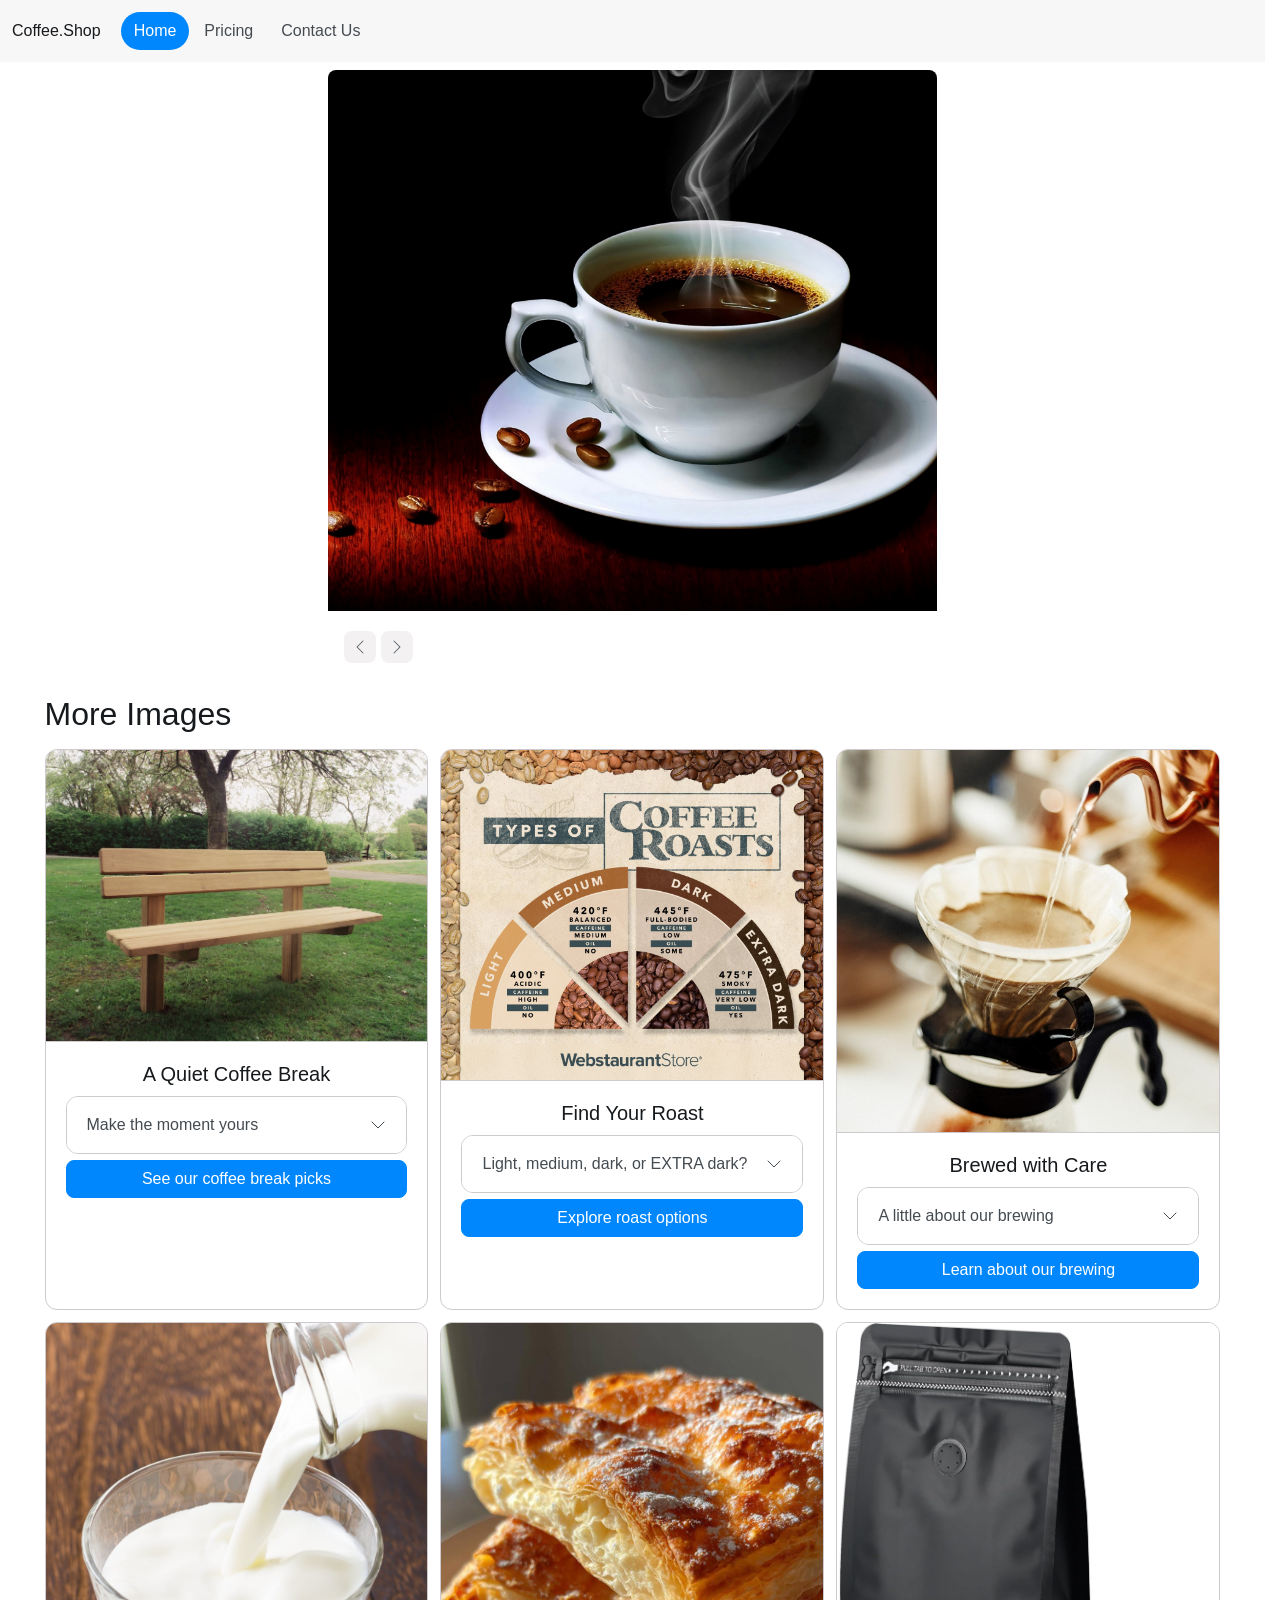
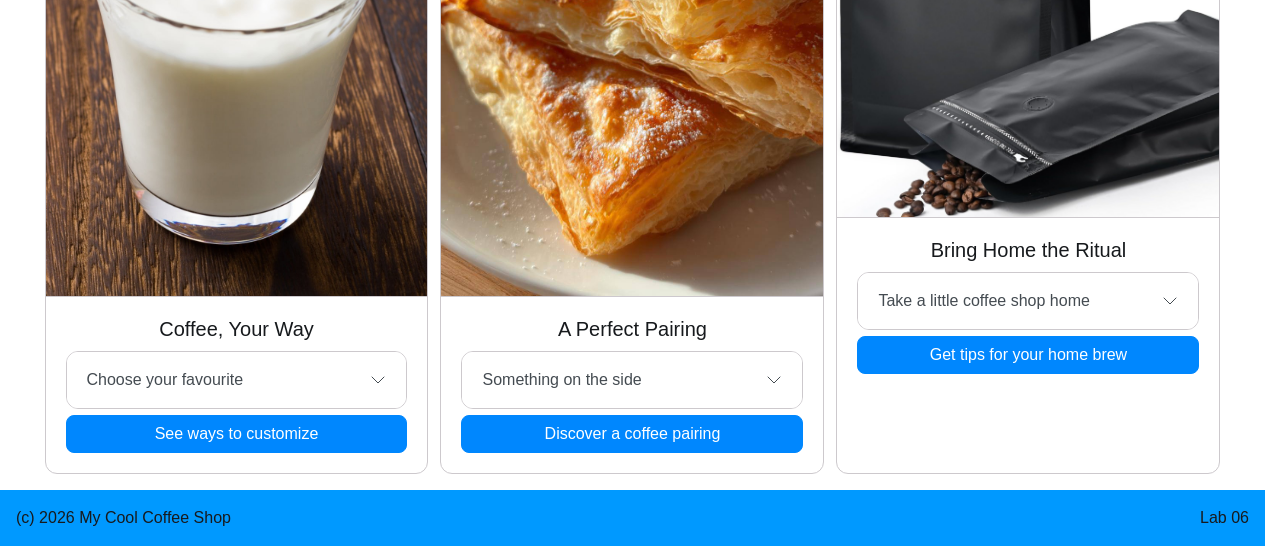
<file: index.html>
<!doctype html>
<html lang="en">
  <head>
    <meta charset="UTF-8" />
    <meta name="viewport" content="width=device-width, initial-scale=1.0" />
    <title>My Cool Coffee Shop!</title>
    <link rel="stylesheet" href="css/bootstrap.min.css" />
    <link rel="stylesheet" href="css/style.css" />
    <script type="module" src="js/bootstrap.bundle.min.js"></script>
  </head>
  <body>
    <nav class="navbar lg:navbar-expand bg-1 fg-2">
      <div class="container-fluid">
        <a class="navbar-brand" href="#">Coffee.Shop</a>
        <button
          class="btn-icon navbar-toggler"
          type="button"
          data-bs-toggle="drawer"
          data-bs-target="#navbarNavMenu"
          aria-controls="navbarNavMenu"
          aria-expanded="false"
          aria-label="Toggle navigation"
        >
          <span class="navbar-toggler-icon" aria-hidden="true"></span>
        </button>
        <dialog class="drawer drawer-end" tabindex="-1" id="navbarNavMenu" aria-labelledby="navbarNavMenuLabel">
          <div class="drawer-header">
            <h5 class="drawer-title" id="navbarNavMenuLabel">Menu</h5>
            <button type="button" class="btn-close" data-bs-dismiss="drawer" aria-label="Close"></button>
          </div>
          <div class="drawer-body">
            <ul class="nav nav-pills">
              <li class="nav-item">
                <a class="nav-link active" aria-current="page" href="index.html">Home</a>
              </li>
              <li class="nav-item">
                <a class="nav-link" href="pricing.html">Pricing</a>
              </li>
              <li class="nav-item">
                <a class="nav-link" href="contact.html">Contact Us</a>
              </li>
            </ul>
          </div>
        </dialog>
      </div>
    </nav>

    <div class="container mt-3 w-50">
      <div id="heroCarousel" class="carousel carousel-overlay slide">
        <div class="carousel-inner rounded-5">
          <div class="carousel-item active">
            <img
              src="images/coffee-slide1.jpg"
              class="d-block w-100"
              alt="White tea cup filled with dark coffee on a dimmly lit wooden desk"
            />
          </div>
          <div class="carousel-item">
            <img
              src="images/coffee-slide2.png"
              class="d-block w-100"
              alt="Small white tea cup filled with dark coffee surrounded by coffee beans near the base."
            />
          </div>
          <div class="carousel-item">
            <img src="images/coffee-slide3.jpg" class="d-block w-100" alt="close up of coffee beans" />
          </div>
        </div>
        <div class="carousel-overlay-controls">
          <div>
            <button
              class="btn-icon btn-sm btn-subtle theme-secondary"
              type="button"
              data-bs-target="#heroCarousel"
              data-bs-slide="prev"
            >
              <span class="carousel-icon-prev" aria-hidden="true"></span>
              <span class="visually-hidden">Previous</span>
            </button>
            <button
              class="btn-icon btn-sm btn-subtle theme-secondary"
              type="button"
              data-bs-target="#heroCarousel"
              data-bs-slide="next"
            >
              <span class="carousel-icon-next" aria-hidden="true"></span>
              <span class="visually-hidden">Next</span>
            </button>
          </div>
          <div class="carousel-indicators">
            <button
              type="button"
              data-bs-target="#heroCarousel"
              data-bs-slide-to="0"
              class="active"
              aria-current="true"
              aria-label="Slide 1"
            ></button>
            <button type="button" data-bs-target="#heroCarousel" data-bs-slide-to="1" aria-label="Slide 2"></button>
            <button type="button" data-bs-target="#heroCarousel" data-bs-slide-to="2" aria-label="Slide 3"></button>
          </div>
        </div>
      </div>
    </div>

    <div class="container mt-5">
      <h2 class="my-5">More Images</h2>
      <div class="row row-cols-1 md:row-cols-2 lg:row-cols-3 g-4">
        <div class="col">
          <div class="card h-100">
            <img src="images/card-img1.jpg" class="card-img-top w-100" alt="A wooden bench in a park with a tree behind it." />
            <div class="card-body d-flex flex-column align-items-center">
              <h4 class="card-title">A Quiet Coffee Break</h4>
              <div class="accordion w-100 accordion-gap">
                <details class="accordion-item" name="coffee-card-accordion">
                  <summary class="accordion-header">
                    Make the moment yours
                    <svg
                      class="accordion-icon"
                      xmlns="http://www.w3.org/2000/svg"
                      viewBox="0 0 16 16"
                      fill="none"
                      stroke="currentColor"
                      stroke-linecap="round"
                      stroke-linejoin="round"
                    >
                      <path d="m2 5 6 6 6-6" />
                    </svg>
                  </summary>
                  <div class="accordion-body">
                    Settle in with a freshly brewed cup, a comfortable seat, and a few minutes to slow down.
                  </div>
                </details>
                <button
                  type="button"
                  class="btn-solid theme-primary w-100"
                  data-bs-toggle="dialog"
                  data-bs-target="#coffeeBreakDialog"
                >
                  See our coffee break picks
                </button>
                <dialog class="dialog dialog-slide-down" id="coffeeBreakDialog" aria-labelledby="coffeeBreakDialogTitle">
                  <div class="dialog-header">
                    <h1 class="dialog-title" id="coffeeBreakDialogTitle">A better break starts here</h1>
                    <button type="button" class="btn-close" data-bs-dismiss="dialog" aria-label="Close"></button>
                  </div>
                  <div class="dialog-body">
                    <p>Pair your cup with a pastry and take a little time for yourself. We’ll have the coffee ready.</p>
                  </div>
                  <div class="dialog-footer">
                    <button type="button" class="btn-solid theme-secondary" data-bs-dismiss="dialog">Sounds good</button>
                  </div>
                </dialog>
              </div>
            </div>
          </div>
        </div>

        <div class="col">
          <div class="card h-100">
            <img
              src="images/card-img2.jpg"
              class="card-img-top w-100"
              alt="A list of types of coffee ranging from light to extra dark, surrounded by coffee beans."
            />
            <div class="card-body d-flex flex-column align-items-center">
              <h4 class="card-title">Find Your Roast</h4>
              <div class="accordion w-100 accordion-gap">
                <details class="accordion-item" name="coffee-card-accordion">
                  <summary class="accordion-header">
                    Light, medium, dark, or EXTRA dark?
                    <svg
                      class="accordion-icon"
                      xmlns="http://www.w3.org/2000/svg"
                      viewBox="0 0 16 16"
                      fill="none"
                      stroke="currentColor"
                      stroke-linecap="round"
                      stroke-linejoin="round"
                    >
                      <path d="m2 5 6 6 6-6" />
                    </svg>
                  </summary>
                  <div class="accordion-body">
                    Lighter roasts are bright and lively, while darker roasts bring deeper, bolder flavours. Medium roasts sit
                    comfortably between the two.
                  </div>
                </details>
                <button type="button" class="btn-solid theme-primary w-100" data-bs-toggle="dialog" data-bs-target="#roastDialog">
                  Explore roast options
                </button>
                <dialog class="dialog dialog-slide-down" id="roastDialog" aria-labelledby="roastDialogTitle">
                  <div class="dialog-header">
                    <h1 class="dialog-title" id="roastDialogTitle">Your roast, your way</h1>
                    <button type="button" class="btn-close" data-bs-dismiss="dialog" aria-label="Close"></button>
                  </div>
                  <div class="dialog-body">
                    <p>Tell our baristas what flavours you enjoy, and they can help you find a roast that suits your cup.</p>
                  </div>
                  <div class="dialog-footer">
                    <button type="button" class="btn-solid theme-secondary" data-bs-dismiss="dialog">I’ll ask a barista</button>
                  </div>
                </dialog>
              </div>
            </div>
          </div>
        </div>

        <div class="col">
          <div class="card h-100">
            <img
              src="images/card-img3.jpg"
              class="card-img-top w-100"
              alt="Hot water being poured into a brewing cup, filtering through coffee grounds."
            />
            <div class="card-body d-flex flex-column align-items-center">
              <h4 class="card-title">Brewed with Care</h4>
              <div class="accordion w-100 accordion-gap">
                <details class="accordion-item" name="coffee-card-accordion">
                  <summary class="accordion-header">
                    A little about our brewing
                    <svg
                      class="accordion-icon"
                      xmlns="http://www.w3.org/2000/svg"
                      viewBox="0 0 16 16"
                      fill="none"
                      stroke="currentColor"
                      stroke-linecap="round"
                      stroke-linejoin="round"
                    >
                      <path d="m2 5 6 6 6-6" />
                    </svg>
                  </summary>
                  <div class="accordion-body">
                    Freshly ground beans and carefully measured water help bring out the aroma and character in every cup.
                  </div>
                </details>
                <button
                  type="button"
                  class="btn-solid theme-primary w-100"
                  data-bs-toggle="dialog"
                  data-bs-target="#brewingDialog"
                >
                  Learn about our brewing
                </button>
                <dialog class="dialog dialog-slide-down" id="brewingDialog" aria-labelledby="brewingDialogTitle">
                  <div class="dialog-header">
                    <h1 class="dialog-title" id="brewingDialogTitle">Freshly brewed for you</h1>
                    <button type="button" class="btn-close" data-bs-dismiss="dialog" aria-label="Close"></button>
                  </div>
                  <div class="dialog-body">
                    <p>We prepare each drink with care so the coffee’s aroma and flavour can shine through.</p>
                  </div>
                  <div class="dialog-footer">
                    <button type="button" class="btn-solid theme-secondary" data-bs-dismiss="dialog">Back to the menu</button>
                  </div>
                </dialog>
              </div>
            </div>
          </div>
        </div>

        <div class="col">
          <div class="card h-100">
            <img src="images/card-img4.jpg" class="card-img-top w-100" alt="A glass of milk being poured on a wooden desk." />
            <div class="card-body d-flex flex-column align-items-center">
              <h4 class="card-title">Coffee, Your Way</h4>
              <div class="accordion w-100 accordion-gap">
                <details class="accordion-item" name="coffee-card-accordion">
                  <summary class="accordion-header">
                    Choose your favourite
                    <svg
                      class="accordion-icon"
                      xmlns="http://www.w3.org/2000/svg"
                      viewBox="0 0 16 16"
                      fill="none"
                      stroke="currentColor"
                      stroke-linecap="round"
                      stroke-linejoin="round"
                    >
                      <path d="m2 5 6 6 6-6" />
                    </svg>
                  </summary>
                  <div class="accordion-body">
                    Enjoy it black, add a splash of milk, or ask for your favourite espresso drink made just the way you like it.
                  </div>
                </details>
                <button
                  type="button"
                  class="btn-solid theme-primary w-100"
                  data-bs-toggle="dialog"
                  data-bs-target="#customizeDialog"
                >
                  See ways to customize
                </button>
                <dialog class="dialog dialog-slide-down" id="customizeDialog" aria-labelledby="customizeDialogTitle">
                  <div class="dialog-header">
                    <h1 class="dialog-title" id="customizeDialogTitle">Make it yours</h1>
                    <button type="button" class="btn-close" data-bs-dismiss="dialog" aria-label="Close"></button>
                  </div>
                  <div class="dialog-body">
                    <p>Choose your size, milk, and sweetness when you order. Our team can help with the options.</p>
                  </div>
                  <div class="dialog-footer">
                    <button type="button" class="btn-solid theme-secondary" data-bs-dismiss="dialog">Got it</button>
                  </div>
                </dialog>
              </div>
            </div>
          </div>
        </div>

        <div class="col">
          <div class="card h-100">
            <img
              src="images/card-img5.jpg"
              class="card-img-top w-100"
              alt="light pastries stacked on top of each other sitting on a plate on a wooden table."
            />
            <div class="card-body d-flex flex-column align-items-center">
              <h4 class="card-title">A Perfect Pairing</h4>
              <div class="accordion w-100 accordion-gap">
                <details class="accordion-item" name="coffee-card-accordion">
                  <summary class="accordion-header">
                    Something on the side
                    <svg
                      class="accordion-icon"
                      xmlns="http://www.w3.org/2000/svg"
                      viewBox="0 0 16 16"
                      fill="none"
                      stroke="currentColor"
                      stroke-linecap="round"
                      stroke-linejoin="round"
                    >
                      <path d="m2 5 6 6 6-6" />
                    </svg>
                  </summary>
                  <div class="accordion-body">
                    A buttery pastry or a sweet treat makes a lovely companion to the rich taste of coffee.
                  </div>
                </details>
                <button
                  type="button"
                  class="btn-solid theme-primary w-100"
                  data-bs-toggle="dialog"
                  data-bs-target="#pairingDialog"
                >
                  Discover a coffee pairing
                </button>
                <dialog class="dialog dialog-slide-down" id="pairingDialog" aria-labelledby="pairingDialogTitle">
                  <div class="dialog-header">
                    <h1 class="dialog-title" id="pairingDialogTitle">A treat for your coffee break</h1>
                    <button type="button" class="btn-close" data-bs-dismiss="dialog" aria-label="Close"></button>
                  </div>
                  <div class="dialog-body">
                    <p>Ask us what’s fresh today and we’ll help you find a treat to go with your drink.</p>
                  </div>
                  <div class="dialog-footer">
                    <button type="button" class="btn-solid theme-secondary" data-bs-dismiss="dialog">Maybe next time</button>
                  </div>
                </dialog>
              </div>
            </div>
          </div>
        </div>

        <div class="col">
          <div class="card h-100">
            <img
              src="images/card-img6.jpg"
              class="card-img-top w-100"
              alt="Two bags of coffee beans, one upright the other on it's side spilling out some beans. All on a plain white background"
            />
            <div class="card-body d-flex flex-column align-items-center">
              <h4 class="card-title">Bring Home the Ritual</h4>
              <div class="accordion w-100 accordion-gap">
                <details class="accordion-item" name="coffee-card-accordion">
                  <summary class="accordion-header">
                    Take a little coffee shop home
                    <svg
                      class="accordion-icon"
                      xmlns="http://www.w3.org/2000/svg"
                      viewBox="0 0 16 16"
                      fill="none"
                      stroke="currentColor"
                      stroke-linecap="round"
                      stroke-linejoin="round"
                    >
                      <path d="m2 5 6 6 6-6" />
                    </svg>
                  </summary>
                  <div class="accordion-body">
                    Make space in your day for a favourite mug, freshly brewed coffee, and a moment to enjoy it.
                  </div>
                </details>
                <button
                  type="button"
                  class="btn-solid theme-primary w-100"
                  data-bs-toggle="dialog"
                  data-bs-target="#ritualDialog"
                >
                  Get tips for your home brew
                </button>
                <dialog class="dialog dialog-slide-down" id="ritualDialog" aria-labelledby="ritualDialogTitle">
                  <div class="dialog-header">
                    <h1 class="dialog-title" id="ritualDialogTitle">Enjoy a great cup at home</h1>
                    <button type="button" class="btn-close" data-bs-dismiss="dialog" aria-label="Close"></button>
                  </div>
                  <div class="dialog-body">
                    <p>
                      Start with fresh coffee, clean equipment, and water just off the boil. Adjust the strength to match your
                      taste.
                    </p>
                  </div>
                  <div class="dialog-footer">
                    <button type="button" class="btn-solid theme-secondary" data-bs-dismiss="dialog">Thanks for the tips</button>
                  </div>
                </dialog>
              </div>
            </div>
          </div>
        </div>
      </div>
    </div>
    <footer>
      <div>(c) 2026 My Cool Coffee Shop</div>
      <div>Lab 06</div>
    </footer>
  </body>
</html>
</file>
<file: css/style.css>
footer {
  display: flex;
  flex-direction: row;
  justify-content: space-between;
  padding: 1em;
  margin-top: 1em;
  background-color: rgb(0, 153, 255);
}

body {
  height: 100vh;
}
</file>
